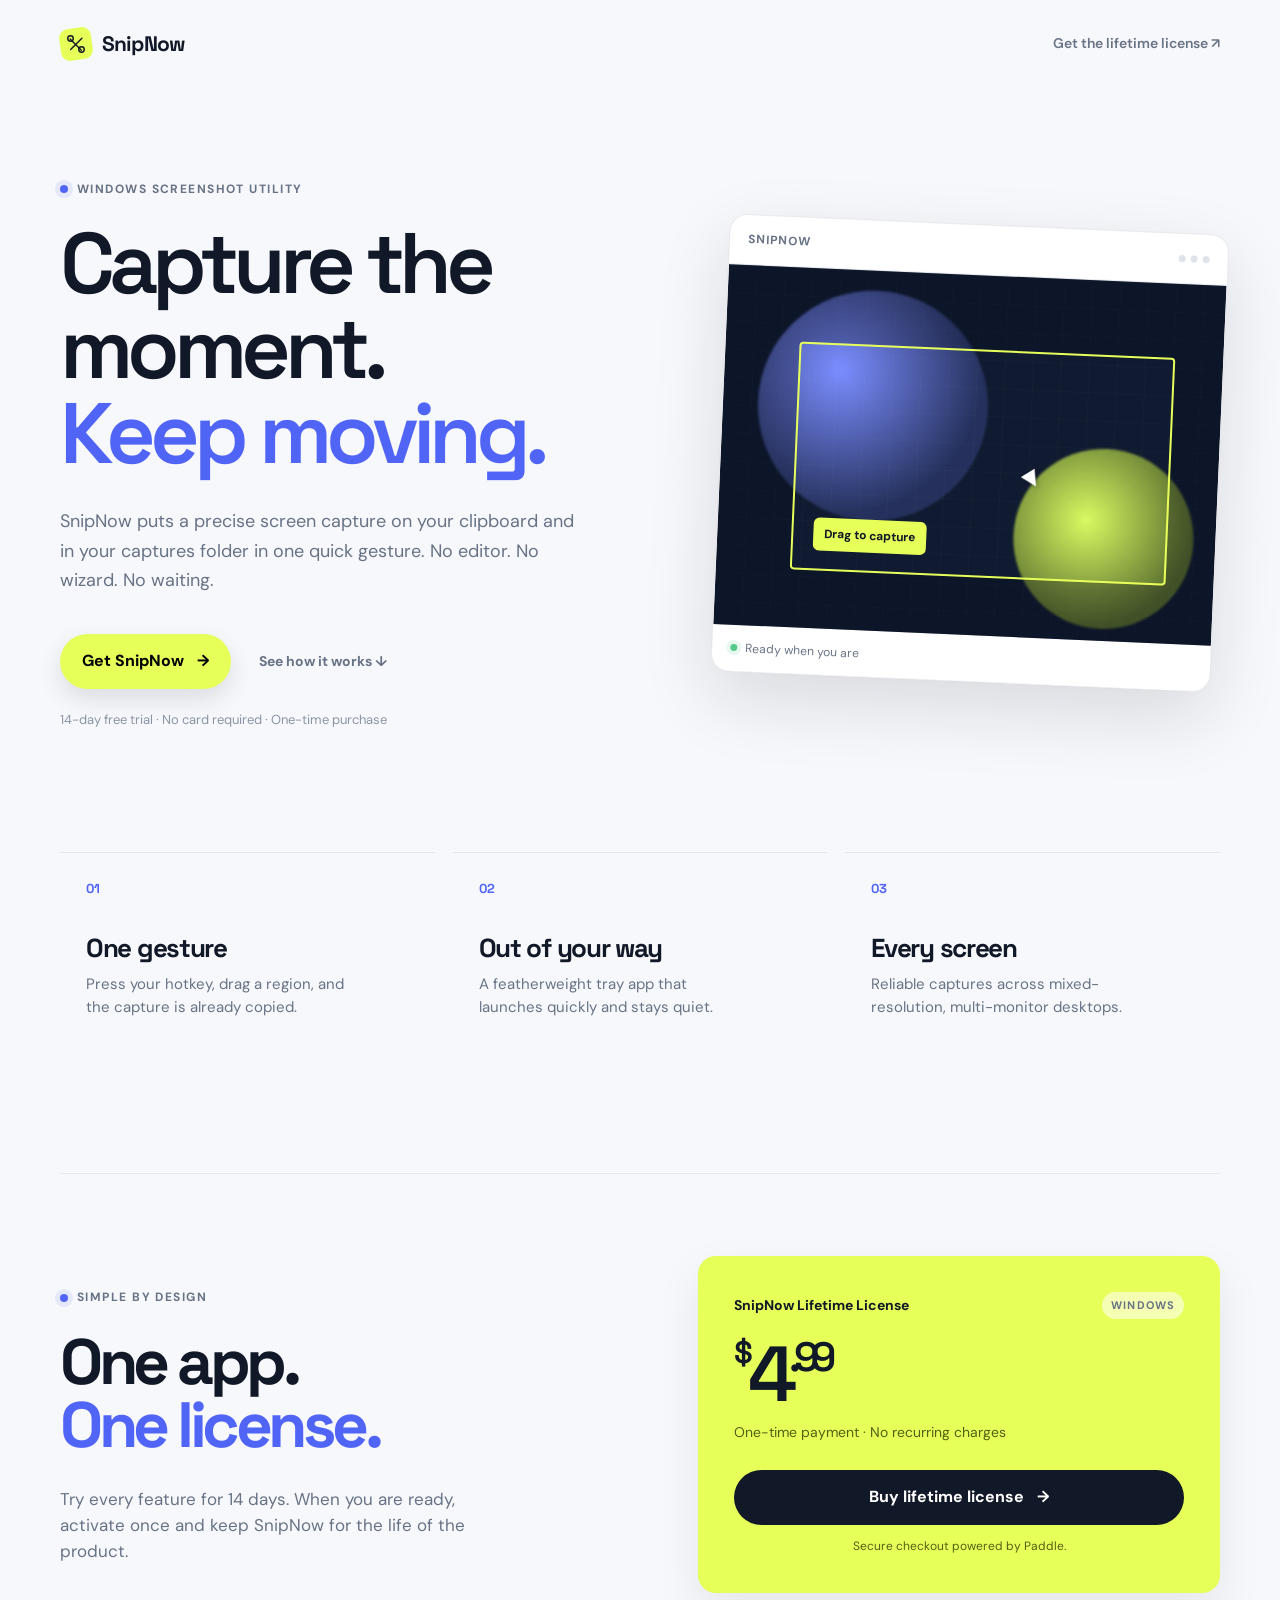
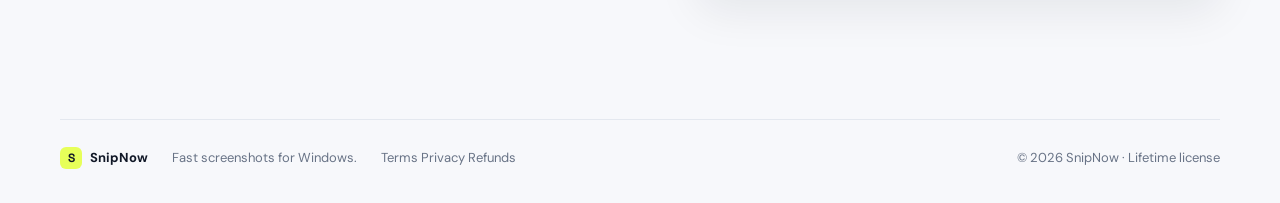
<file: index.html>
<!doctype html>
<html lang="en">
  <head>
    <meta charset="utf-8" />
    <meta name="viewport" content="width=device-width, initial-scale=1" />
    <meta name="theme-color" content="#111827" />
    <meta
      name="description"
      content="SnipNow is a lightweight Windows screenshot tool for instant, distraction-free captures."
    />
    <title>SnipNow — Fast screenshots for Windows</title>
    <link rel="preconnect" href="https://fonts.googleapis.com" />
    <link rel="preconnect" href="https://fonts.gstatic.com" crossorigin />
    <link
      href="https://fonts.googleapis.com/css2?family=DM+Sans:wght@400;500;600;700&family=Space+Grotesk:wght@500;600;700&display=swap"
      rel="stylesheet"
    />
    <link rel="stylesheet" href="styles.css" />
    <script src="https://cdn.paddle.com/paddle/v2/paddle.js"></script>
    <script src="script.js" defer></script>
  </head>
  <body>
    <header class="site-header">
      <a class="brand" href="#top" aria-label="SnipNow home">
        <span class="brand-mark" aria-hidden="true">
          <svg viewBox="0 0 28 28" role="img">
            <path d="M6.5 7.5 20.8 21.8M21.5 6.8 7.2 21.1" />
            <circle cx="7" cy="7" r="3.5" />
            <circle cx="21" cy="21" r="3.5" />
          </svg>
        </span>
        <span>SnipNow</span>
      </a>
      <a class="header-link" href="#license">Get the lifetime license <span aria-hidden="true">↗</span></a>
    </header>

    <main id="top">
      <section class="hero shell">
        <div class="hero-copy">
          <p class="eyebrow"><span class="eyebrow-dot"></span> Windows screenshot utility</p>
          <h1>Capture the moment.<br /><em>Keep moving.</em></h1>
          <p class="hero-text">
            SnipNow puts a precise screen capture on your clipboard and in your captures folder in one quick gesture.
            No editor. No wizard. No waiting.
          </p>
          <div class="hero-actions">
            <button class="button button-primary" data-buy-button type="button">
              Get SnipNow <span aria-hidden="true">→</span>
            </button>
            <a class="text-link" href="#details">See how it works <span aria-hidden="true">↓</span></a>
          </div>
          <p class="hero-note">14-day free trial · No card required · One-time purchase</p>
        </div>

        <div class="capture-card" aria-label="SnipNow capture preview">
          <div class="capture-window-bar">
            <span class="window-label">SnipNow</span>
            <span class="window-dots"><i></i><i></i><i></i></span>
          </div>
          <div class="capture-scene">
            <div class="scene-grid"></div>
            <div class="selection-box"><span>Drag to capture</span></div>
            <div class="cursor" aria-hidden="true"></div>
          </div>
          <div class="capture-status"><span class="status-light"></span> Ready when you are</div>
        </div>
      </section>

      <section class="feature-strip shell" id="details" aria-label="SnipNow highlights">
        <article class="feature-card">
          <span class="feature-index">01</span>
          <h2>One gesture</h2>
          <p>Press your hotkey, drag a region, and the capture is already copied.</p>
        </article>
        <article class="feature-card">
          <span class="feature-index">02</span>
          <h2>Out of your way</h2>
          <p>A featherweight tray app that launches quickly and stays quiet.</p>
        </article>
        <article class="feature-card">
          <span class="feature-index">03</span>
          <h2>Every screen</h2>
          <p>Reliable captures across mixed-resolution, multi-monitor desktops.</p>
        </article>
      </section>

      <section class="license-section shell" id="license">
        <div class="license-intro">
          <p class="eyebrow"><span class="eyebrow-dot"></span> Simple by design</p>
          <h2>One app.<br /><span>One license.</span></h2>
          <p>
            Try every feature for 14 days. When you are ready, activate once and keep SnipNow for the life of the
            product.
          </p>
        </div>
        <div class="price-card">
          <div class="price-card-top">
            <span class="price-label">SnipNow Lifetime License</span>
            <span class="price-badge">Windows</span>
          </div>
          <div class="price"><span class="currency">$</span>4<span class="cents">.99</span></div>
          <p class="price-subtitle">One-time payment · No recurring charges</p>
          <button class="button button-dark" data-buy-button type="button">Buy lifetime license <span aria-hidden="true">→</span></button>
          <p class="checkout-note" data-checkout-status aria-live="polite">Secure checkout powered by Paddle.</p>
        </div>
      </section>
    </main>

    <footer class="site-footer shell">
      <div class="footer-brand"><span class="footer-mark">S</span> SnipNow</div>
      <p>Fast screenshots for Windows.</p>
      <nav class="footer-links" aria-label="Legal">
        <a href="terms.html">Terms</a>
        <a href="privacy.html">Privacy</a>
        <a href="refund.html">Refunds</a>
      </nav>
      <p class="footer-meta">© 2026 SnipNow · Lifetime license</p>
    </footer>
  </body>
</html>
</file>
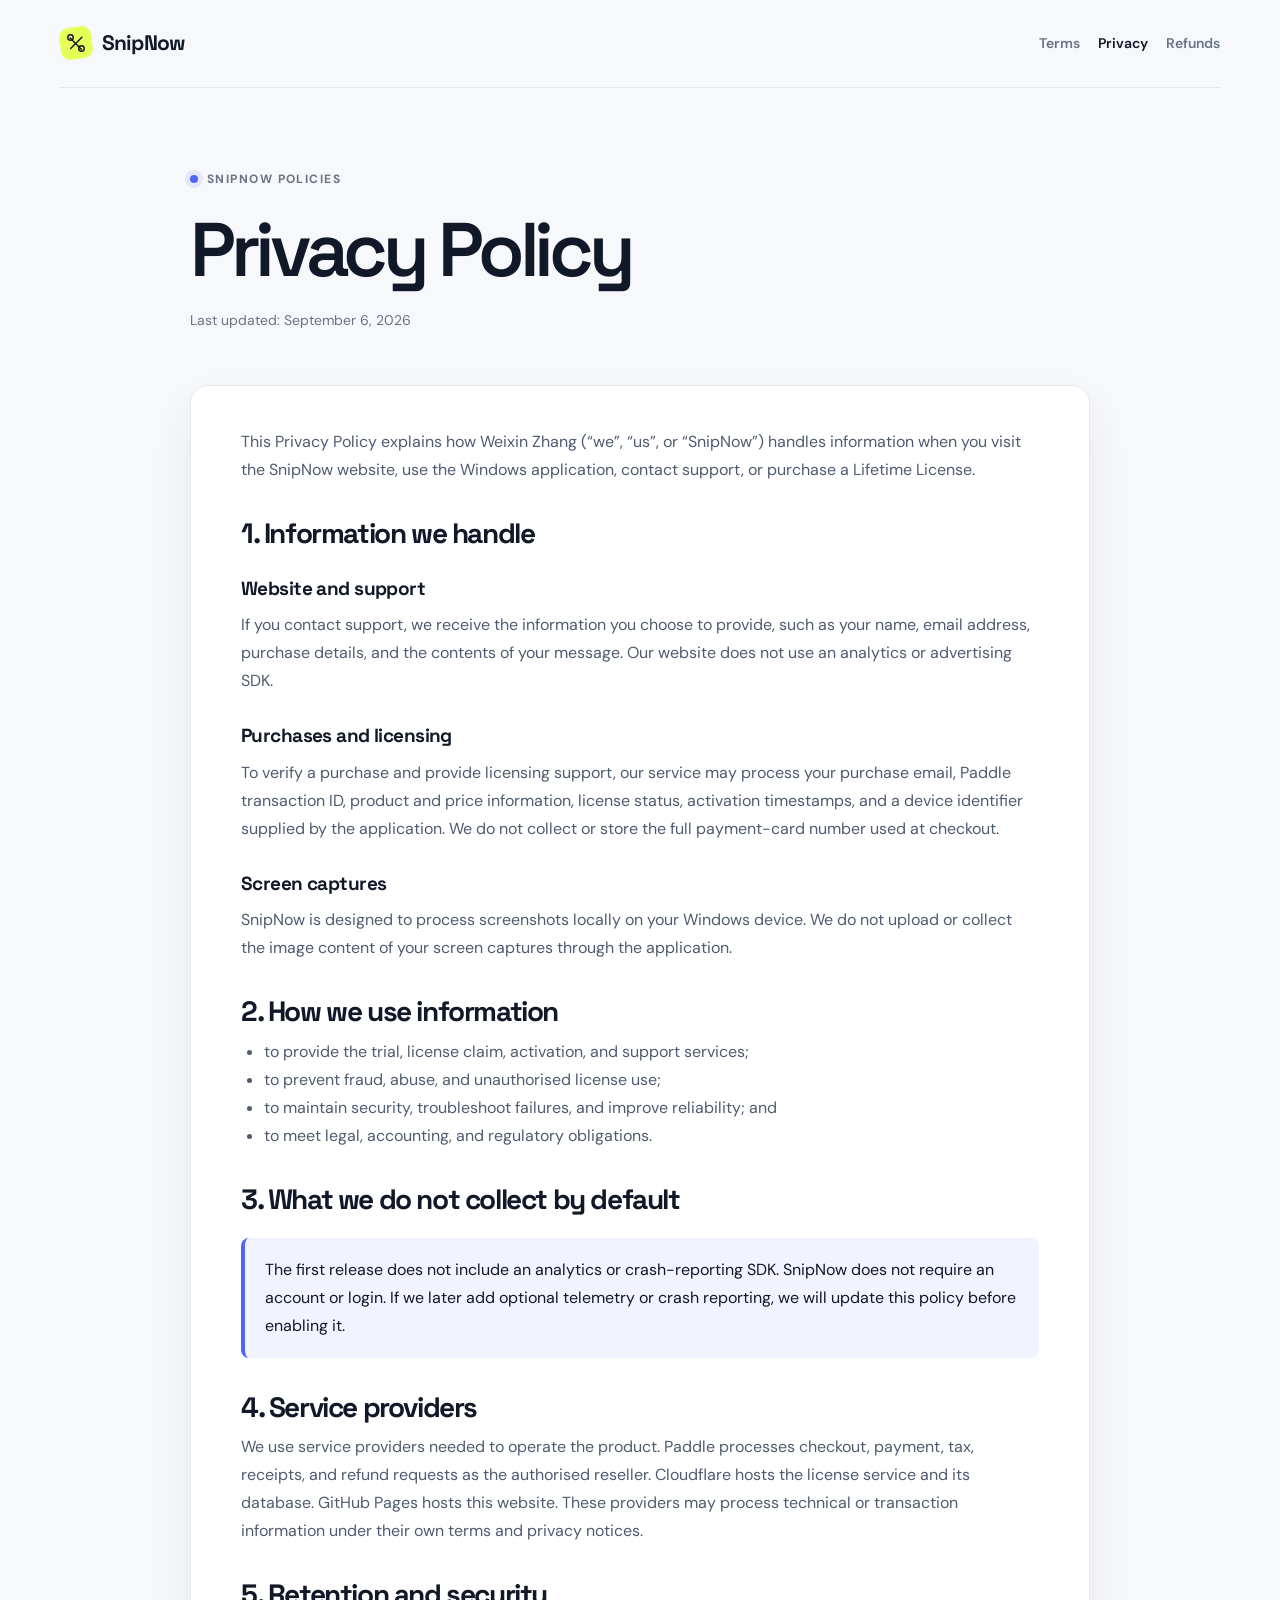
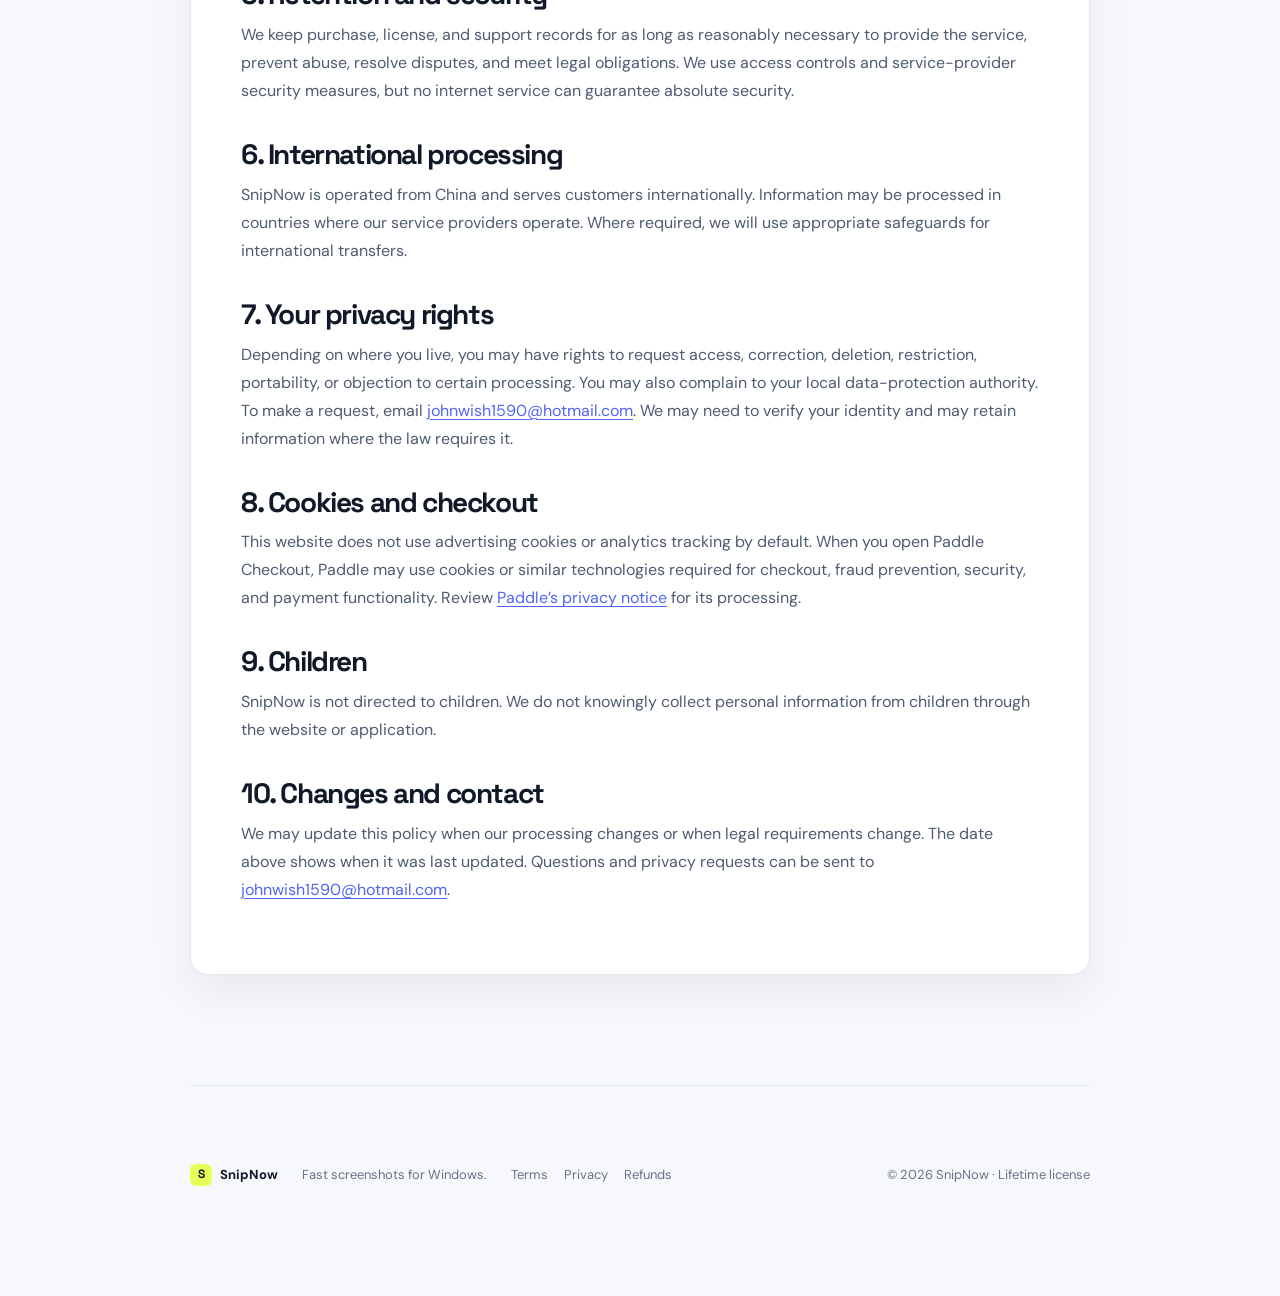
<file: privacy.html>
<!doctype html>
<html lang="en">
  <head>
    <meta charset="utf-8" />
    <meta name="viewport" content="width=device-width, initial-scale=1" />
    <meta name="theme-color" content="#111827" />
    <meta name="description" content="Privacy Policy for SnipNow, a Windows screenshot utility." />
    <title>Privacy Policy — SnipNow</title>
    <link rel="preconnect" href="https://fonts.googleapis.com" />
    <link rel="preconnect" href="https://fonts.gstatic.com" crossorigin />
    <link href="https://fonts.googleapis.com/css2?family=DM+Sans:wght@400;500;600;700&family=Space+Grotesk:wght@500;600;700&display=swap" rel="stylesheet" />
    <link rel="stylesheet" href="styles.css" />
    <link rel="stylesheet" href="legal.css" />
  </head>
  <body class="legal-page">
    <header class="site-header legal-header">
      <a class="brand" href="index.html" aria-label="SnipNow home">
        <span class="brand-mark" aria-hidden="true">
          <svg viewBox="0 0 28 28" role="img"><path d="M6.5 7.5 20.8 21.8M21.5 6.8 7.2 21.1" /><circle cx="7" cy="7" r="3.5" /><circle cx="21" cy="21" r="3.5" /></svg>
        </span>
        <span>SnipNow</span>
      </a>
      <nav class="legal-nav" aria-label="Policy pages">
        <a href="terms.html">Terms</a>
        <a href="privacy.html" aria-current="page">Privacy</a>
        <a href="refund.html">Refunds</a>
      </nav>
    </header>

    <main class="legal-shell">
      <div class="legal-intro">
        <p class="eyebrow"><span class="eyebrow-dot"></span> SnipNow policies</p>
        <h1>Privacy Policy</h1>
        <p class="legal-updated">Last updated: September 6, 2026</p>
      </div>

      <article class="legal-content">
        <p>This Privacy Policy explains how Weixin Zhang (“we”, “us”, or “SnipNow”) handles information when you visit the SnipNow website, use the Windows application, contact support, or purchase a Lifetime License.</p>

        <h2>1. Information we handle</h2>
        <h3>Website and support</h3>
        <p>If you contact support, we receive the information you choose to provide, such as your name, email address, purchase details, and the contents of your message. Our website does not use an analytics or advertising SDK.</p>

        <h3>Purchases and licensing</h3>
        <p>To verify a purchase and provide licensing support, our service may process your purchase email, Paddle transaction ID, product and price information, license status, activation timestamps, and a device identifier supplied by the application. We do not collect or store the full payment-card number used at checkout.</p>

        <h3>Screen captures</h3>
        <p>SnipNow is designed to process screenshots locally on your Windows device. We do not upload or collect the image content of your screen captures through the application.</p>

        <h2>2. How we use information</h2>
        <ul>
          <li>to provide the trial, license claim, activation, and support services;</li>
          <li>to prevent fraud, abuse, and unauthorised license use;</li>
          <li>to maintain security, troubleshoot failures, and improve reliability; and</li>
          <li>to meet legal, accounting, and regulatory obligations.</li>
        </ul>

        <h2>3. What we do not collect by default</h2>
        <div class="legal-callout">
          <p>The first release does not include an analytics or crash-reporting SDK. SnipNow does not require an account or login. If we later add optional telemetry or crash reporting, we will update this policy before enabling it.</p>
        </div>

        <h2>4. Service providers</h2>
        <p>We use service providers needed to operate the product. Paddle processes checkout, payment, tax, receipts, and refund requests as the authorised reseller. Cloudflare hosts the license service and its database. GitHub Pages hosts this website. These providers may process technical or transaction information under their own terms and privacy notices.</p>

        <h2>5. Retention and security</h2>
        <p>We keep purchase, license, and support records for as long as reasonably necessary to provide the service, prevent abuse, resolve disputes, and meet legal obligations. We use access controls and service-provider security measures, but no internet service can guarantee absolute security.</p>

        <h2>6. International processing</h2>
        <p>SnipNow is operated from China and serves customers internationally. Information may be processed in countries where our service providers operate. Where required, we will use appropriate safeguards for international transfers.</p>

        <h2>7. Your privacy rights</h2>
        <p>Depending on where you live, you may have rights to request access, correction, deletion, restriction, portability, or objection to certain processing. You may also complain to your local data-protection authority. To make a request, email <a href="mailto:johnwish1590@hotmail.com">johnwish1590@hotmail.com</a>. We may need to verify your identity and may retain information where the law requires it.</p>

        <h2>8. Cookies and checkout</h2>
        <p>This website does not use advertising cookies or analytics tracking by default. When you open Paddle Checkout, Paddle may use cookies or similar technologies required for checkout, fraud prevention, security, and payment functionality. Review <a href="https://www.paddle.com/legal/privacy">Paddle’s privacy notice</a> for its processing.</p>

        <h2>9. Children</h2>
        <p>SnipNow is not directed to children. We do not knowingly collect personal information from children through the website or application.</p>

        <h2>10. Changes and contact</h2>
        <p>We may update this policy when our processing changes or when legal requirements change. The date above shows when it was last updated. Questions and privacy requests can be sent to <a href="mailto:johnwish1590@hotmail.com">johnwish1590@hotmail.com</a>.</p>
      </article>
    </main>

    <footer class="site-footer legal-footer legal-shell">
      <div class="footer-brand"><span class="footer-mark">S</span> SnipNow</div>
      <p>Fast screenshots for Windows.</p>
      <nav class="footer-links" aria-label="Legal">
        <a href="terms.html">Terms</a>
        <a href="privacy.html" aria-current="page">Privacy</a>
        <a href="refund.html">Refunds</a>
      </nav>
      <p class="footer-meta">© 2026 SnipNow · Lifetime license</p>
    </footer>
  </body>
</html>
</file>
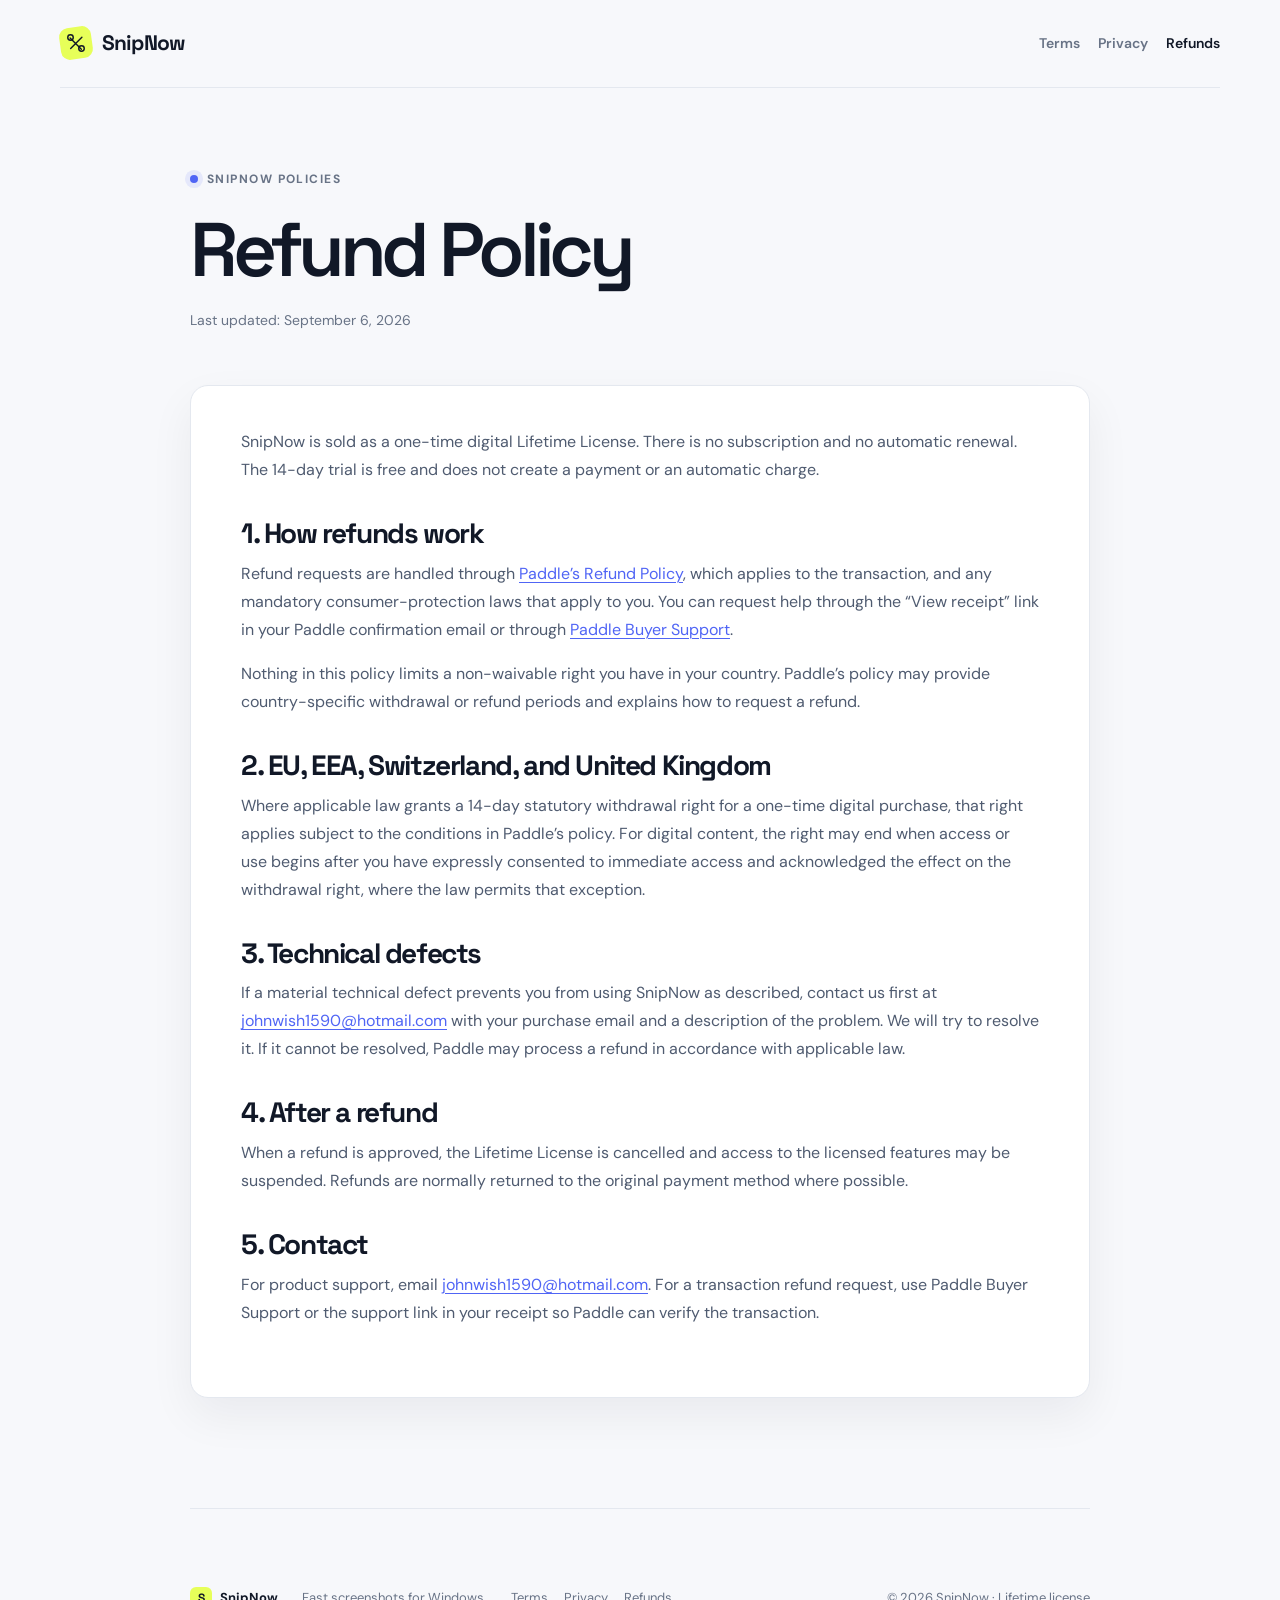
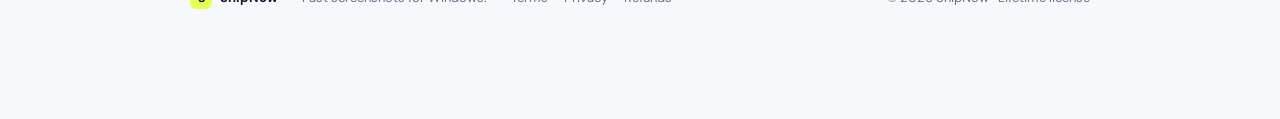
<file: refund.html>
<!doctype html>
<html lang="en">
  <head>
    <meta charset="utf-8" />
    <meta name="viewport" content="width=device-width, initial-scale=1" />
    <meta name="theme-color" content="#111827" />
    <meta name="description" content="Refund Policy for SnipNow Lifetime Licenses." />
    <title>Refund Policy — SnipNow</title>
    <link rel="preconnect" href="https://fonts.googleapis.com" />
    <link rel="preconnect" href="https://fonts.gstatic.com" crossorigin />
    <link href="https://fonts.googleapis.com/css2?family=DM+Sans:wght@400;500;600;700&family=Space+Grotesk:wght@500;600;700&display=swap" rel="stylesheet" />
    <link rel="stylesheet" href="styles.css" />
    <link rel="stylesheet" href="legal.css" />
  </head>
  <body class="legal-page">
    <header class="site-header legal-header">
      <a class="brand" href="index.html" aria-label="SnipNow home">
        <span class="brand-mark" aria-hidden="true">
          <svg viewBox="0 0 28 28" role="img"><path d="M6.5 7.5 20.8 21.8M21.5 6.8 7.2 21.1" /><circle cx="7" cy="7" r="3.5" /><circle cx="21" cy="21" r="3.5" /></svg>
        </span>
        <span>SnipNow</span>
      </a>
      <nav class="legal-nav" aria-label="Policy pages">
        <a href="terms.html">Terms</a>
        <a href="privacy.html">Privacy</a>
        <a href="refund.html" aria-current="page">Refunds</a>
      </nav>
    </header>

    <main class="legal-shell">
      <div class="legal-intro">
        <p class="eyebrow"><span class="eyebrow-dot"></span> SnipNow policies</p>
        <h1>Refund Policy</h1>
        <p class="legal-updated">Last updated: September 6, 2026</p>
      </div>

      <article class="legal-content">
        <p>SnipNow is sold as a one-time digital Lifetime License. There is no subscription and no automatic renewal. The 14-day trial is free and does not create a payment or an automatic charge.</p>

        <h2>1. How refunds work</h2>
        <p>Refund requests are handled through <a href="https://www.paddle.com/legal/refund-policy">Paddle’s Refund Policy</a>, which applies to the transaction, and any mandatory consumer-protection laws that apply to you. You can request help through the “View receipt” link in your Paddle confirmation email or through <a href="https://paddle.net/">Paddle Buyer Support</a>.</p>
        <p>Nothing in this policy limits a non-waivable right you have in your country. Paddle’s policy may provide country-specific withdrawal or refund periods and explains how to request a refund.</p>

        <h2>2. EU, EEA, Switzerland, and United Kingdom</h2>
        <p>Where applicable law grants a 14-day statutory withdrawal right for a one-time digital purchase, that right applies subject to the conditions in Paddle’s policy. For digital content, the right may end when access or use begins after you have expressly consented to immediate access and acknowledged the effect on the withdrawal right, where the law permits that exception.</p>

        <h2>3. Technical defects</h2>
        <p>If a material technical defect prevents you from using SnipNow as described, contact us first at <a href="mailto:johnwish1590@hotmail.com">johnwish1590@hotmail.com</a> with your purchase email and a description of the problem. We will try to resolve it. If it cannot be resolved, Paddle may process a refund in accordance with applicable law.</p>

        <h2>4. After a refund</h2>
        <p>When a refund is approved, the Lifetime License is cancelled and access to the licensed features may be suspended. Refunds are normally returned to the original payment method where possible.</p>

        <h2>5. Contact</h2>
        <p>For product support, email <a href="mailto:johnwish1590@hotmail.com">johnwish1590@hotmail.com</a>. For a transaction refund request, use Paddle Buyer Support or the support link in your receipt so Paddle can verify the transaction.</p>
      </article>
    </main>

    <footer class="site-footer legal-footer legal-shell">
      <div class="footer-brand"><span class="footer-mark">S</span> SnipNow</div>
      <p>Fast screenshots for Windows.</p>
      <nav class="footer-links" aria-label="Legal">
        <a href="terms.html">Terms</a>
        <a href="privacy.html">Privacy</a>
        <a href="refund.html" aria-current="page">Refunds</a>
      </nav>
      <p class="footer-meta">© 2026 SnipNow · Lifetime license</p>
    </footer>
  </body>
</html>
</file>
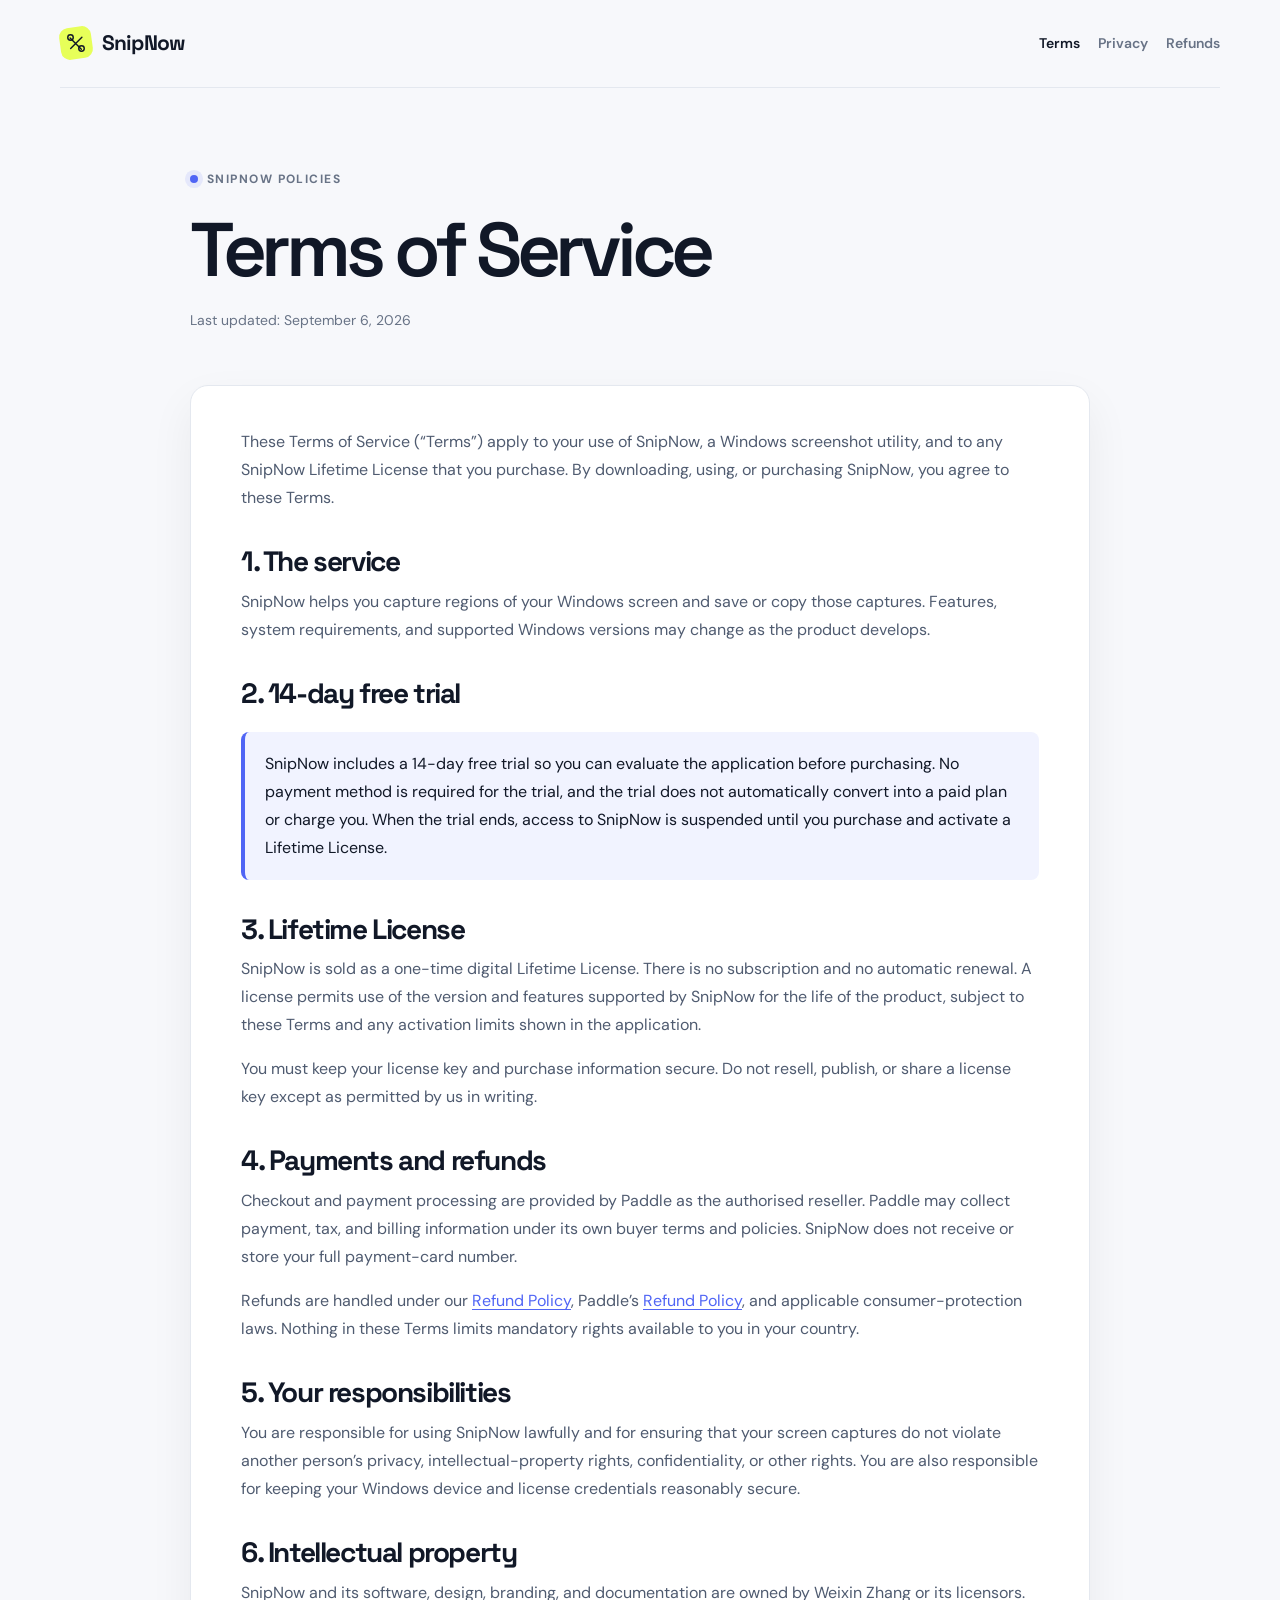
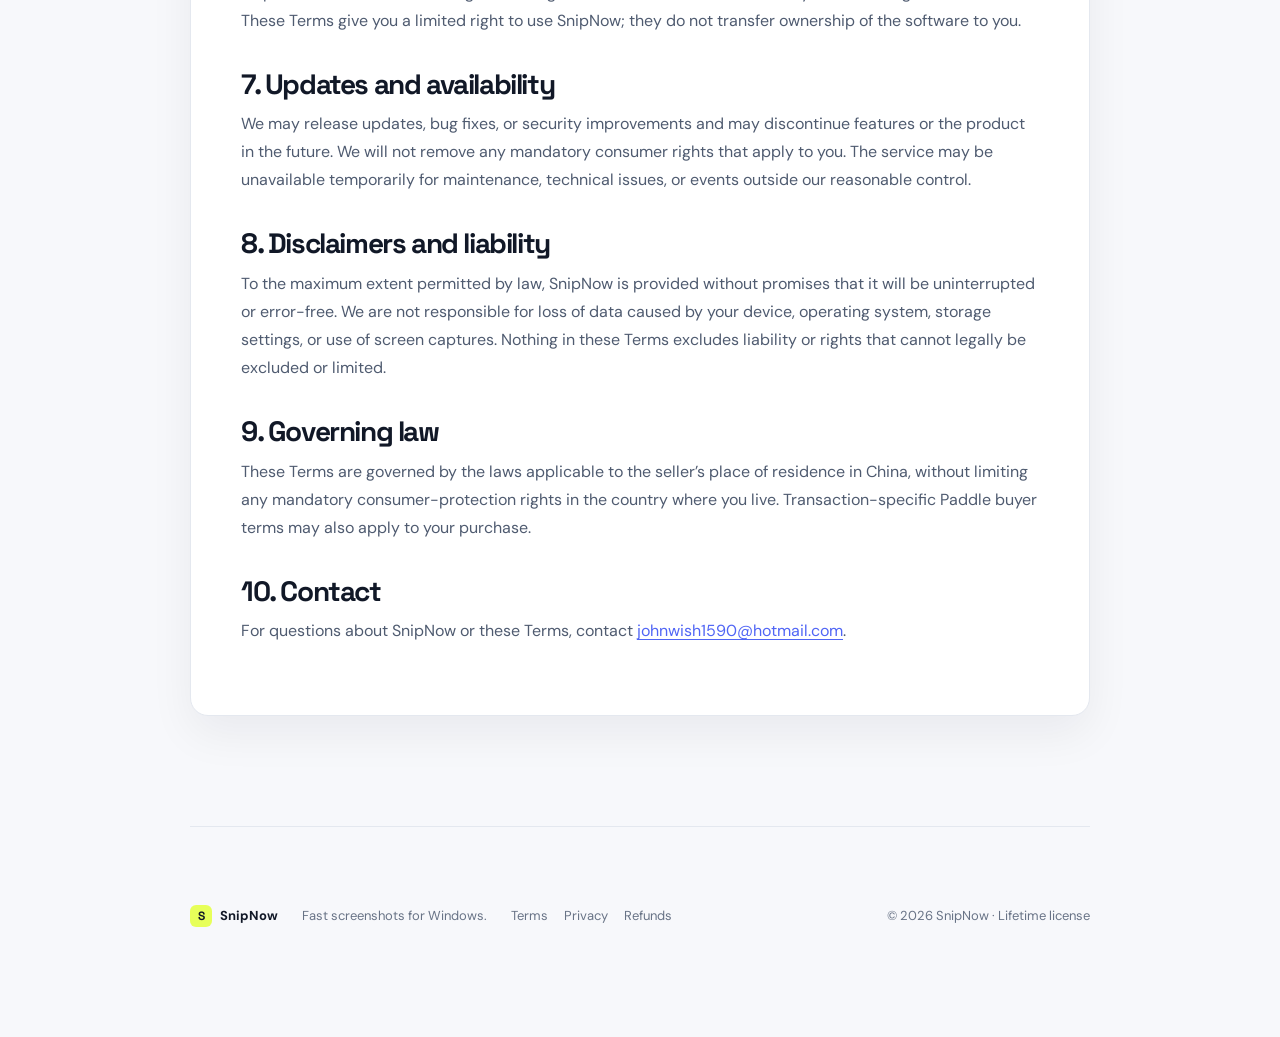
<file: terms.html>
<!doctype html>
<html lang="en">
  <head>
    <meta charset="utf-8" />
    <meta name="viewport" content="width=device-width, initial-scale=1" />
    <meta name="theme-color" content="#111827" />
    <meta name="description" content="Terms of Service for SnipNow, a Windows screenshot utility." />
    <title>Terms of Service — SnipNow</title>
    <link rel="preconnect" href="https://fonts.googleapis.com" />
    <link rel="preconnect" href="https://fonts.gstatic.com" crossorigin />
    <link href="https://fonts.googleapis.com/css2?family=DM+Sans:wght@400;500;600;700&family=Space+Grotesk:wght@500;600;700&display=swap" rel="stylesheet" />
    <link rel="stylesheet" href="styles.css" />
    <link rel="stylesheet" href="legal.css" />
  </head>
  <body class="legal-page">
    <header class="site-header legal-header">
      <a class="brand" href="index.html" aria-label="SnipNow home">
        <span class="brand-mark" aria-hidden="true">
          <svg viewBox="0 0 28 28" role="img"><path d="M6.5 7.5 20.8 21.8M21.5 6.8 7.2 21.1" /><circle cx="7" cy="7" r="3.5" /><circle cx="21" cy="21" r="3.5" /></svg>
        </span>
        <span>SnipNow</span>
      </a>
      <nav class="legal-nav" aria-label="Policy pages">
        <a href="terms.html" aria-current="page">Terms</a>
        <a href="privacy.html">Privacy</a>
        <a href="refund.html">Refunds</a>
      </nav>
    </header>

    <main class="legal-shell">
      <div class="legal-intro">
        <p class="eyebrow"><span class="eyebrow-dot"></span> SnipNow policies</p>
        <h1>Terms of Service</h1>
        <p class="legal-updated">Last updated: September 6, 2026</p>
      </div>

      <article class="legal-content">
        <p>These Terms of Service (“Terms”) apply to your use of SnipNow, a Windows screenshot utility, and to any SnipNow Lifetime License that you purchase. By downloading, using, or purchasing SnipNow, you agree to these Terms.</p>

        <h2>1. The service</h2>
        <p>SnipNow helps you capture regions of your Windows screen and save or copy those captures. Features, system requirements, and supported Windows versions may change as the product develops.</p>

        <h2>2. 14-day free trial</h2>
        <div class="legal-callout">
          <p>SnipNow includes a 14-day free trial so you can evaluate the application before purchasing. No payment method is required for the trial, and the trial does not automatically convert into a paid plan or charge you. When the trial ends, access to SnipNow is suspended until you purchase and activate a Lifetime License.</p>
        </div>

        <h2>3. Lifetime License</h2>
        <p>SnipNow is sold as a one-time digital Lifetime License. There is no subscription and no automatic renewal. A license permits use of the version and features supported by SnipNow for the life of the product, subject to these Terms and any activation limits shown in the application.</p>
        <p>You must keep your license key and purchase information secure. Do not resell, publish, or share a license key except as permitted by us in writing.</p>

        <h2>4. Payments and refunds</h2>
        <p>Checkout and payment processing are provided by Paddle as the authorised reseller. Paddle may collect payment, tax, and billing information under its own buyer terms and policies. SnipNow does not receive or store your full payment-card number.</p>
        <p>Refunds are handled under our <a href="refund.html">Refund Policy</a>, Paddle’s <a href="https://www.paddle.com/legal/refund-policy">Refund Policy</a>, and applicable consumer-protection laws. Nothing in these Terms limits mandatory rights available to you in your country.</p>

        <h2>5. Your responsibilities</h2>
        <p>You are responsible for using SnipNow lawfully and for ensuring that your screen captures do not violate another person’s privacy, intellectual-property rights, confidentiality, or other rights. You are also responsible for keeping your Windows device and license credentials reasonably secure.</p>

        <h2>6. Intellectual property</h2>
        <p>SnipNow and its software, design, branding, and documentation are owned by Weixin Zhang or its licensors. These Terms give you a limited right to use SnipNow; they do not transfer ownership of the software to you.</p>

        <h2>7. Updates and availability</h2>
        <p>We may release updates, bug fixes, or security improvements and may discontinue features or the product in the future. We will not remove any mandatory consumer rights that apply to you. The service may be unavailable temporarily for maintenance, technical issues, or events outside our reasonable control.</p>

        <h2>8. Disclaimers and liability</h2>
        <p>To the maximum extent permitted by law, SnipNow is provided without promises that it will be uninterrupted or error-free. We are not responsible for loss of data caused by your device, operating system, storage settings, or use of screen captures. Nothing in these Terms excludes liability or rights that cannot legally be excluded or limited.</p>

        <h2>9. Governing law</h2>
        <p>These Terms are governed by the laws applicable to the seller’s place of residence in China, without limiting any mandatory consumer-protection rights in the country where you live. Transaction-specific Paddle buyer terms may also apply to your purchase.</p>

        <h2>10. Contact</h2>
        <p>For questions about SnipNow or these Terms, contact <a href="mailto:johnwish1590@hotmail.com">johnwish1590@hotmail.com</a>.</p>
      </article>
    </main>

    <footer class="site-footer legal-footer legal-shell">
      <div class="footer-brand"><span class="footer-mark">S</span> SnipNow</div>
      <p>Fast screenshots for Windows.</p>
      <nav class="footer-links" aria-label="Legal">
        <a href="terms.html" aria-current="page">Terms</a>
        <a href="privacy.html">Privacy</a>
        <a href="refund.html">Refunds</a>
      </nav>
      <p class="footer-meta">© 2026 SnipNow · Lifetime license</p>
    </footer>
  </body>
</html>
</file>
<file: styles.css>
:root {
  --ink: #111827;
  --muted: #687386;
  --paper: #f7f8fb;
  --white: #ffffff;
  --line: #e4e8ef;
  --accent: #e7ff59;
  --accent-strong: #c9e83a;
  --blue: #5065f5;
  --shadow: 0 26px 70px rgba(17, 24, 39, 0.13);
}

* { box-sizing: border-box; }

html { scroll-behavior: smooth; }

body {
  margin: 0;
  color: var(--ink);
  background: var(--paper);
  font-family: "DM Sans", system-ui, sans-serif;
  font-size: 16px;
  line-height: 1.55;
}

a { color: inherit; text-decoration: none; }

button { font: inherit; }

.shell { width: min(1160px, calc(100% - 48px)); margin-inline: auto; }

.site-header {
  width: min(1160px, calc(100% - 48px));
  margin: 0 auto;
  min-height: 88px;
  display: flex;
  align-items: center;
  justify-content: space-between;
}

.brand { display: inline-flex; align-items: center; gap: 10px; font-family: "Space Grotesk", sans-serif; font-size: 21px; font-weight: 700; letter-spacing: -0.04em; }

.brand-mark { width: 32px; height: 32px; display: grid; place-items: center; border-radius: 9px; color: var(--ink); background: var(--accent); transform: rotate(-8deg); }
.brand-mark svg { width: 22px; height: 22px; fill: none; stroke: currentColor; stroke-linecap: round; stroke-width: 1.8; transform: rotate(8deg); }

.header-link { color: var(--muted); font-size: 14px; font-weight: 600; transition: color 160ms ease; }
.header-link:hover, .text-link:hover { color: var(--ink); }

.hero { display: grid; grid-template-columns: minmax(0, 1fr) minmax(360px, 0.88fr); gap: 8%; align-items: center; padding: 88px 0 122px; }

.eyebrow { display: inline-flex; align-items: center; gap: 9px; margin: 0 0 24px; color: var(--muted); font-size: 12px; font-weight: 700; letter-spacing: 0.12em; text-transform: uppercase; }
.eyebrow-dot { width: 8px; height: 8px; border-radius: 50%; background: var(--blue); box-shadow: 0 0 0 5px rgba(80, 101, 245, 0.11); }

h1, h2 { margin: 0; font-family: "Space Grotesk", sans-serif; letter-spacing: -0.07em; line-height: 0.99; }
h1 { max-width: 690px; font-size: clamp(50px, 6.7vw, 86px); font-weight: 600; }
h1 em { color: var(--blue); font-style: normal; }

.hero-text { max-width: 520px; margin: 30px 0 0; color: var(--muted); font-size: 18px; line-height: 1.65; }
.hero-actions { display: flex; align-items: center; gap: 28px; margin-top: 38px; }

.button { border: 0; border-radius: 999px; cursor: pointer; display: inline-flex; align-items: center; justify-content: center; gap: 13px; padding: 15px 22px; font-weight: 700; transition: transform 160ms ease, background 160ms ease, box-shadow 160ms ease; }
.button:hover { transform: translateY(-2px); }
.button:focus-visible, a:focus-visible { outline: 3px solid var(--blue); outline-offset: 4px; }
.button-primary { background: var(--accent); box-shadow: 0 10px 24px rgba(17, 24, 39, 0.12); }
.button-primary:hover { background: var(--accent-strong); }
.button-dark { width: 100%; color: var(--white); background: var(--ink); }
.button-dark:hover { background: #273248; box-shadow: 0 12px 25px rgba(17, 24, 39, 0.2); }
.text-link { color: var(--muted); font-size: 14px; font-weight: 700; }
.hero-note { margin: 21px 0 0; color: #8c95a5; font-size: 13px; }

.capture-card { overflow: hidden; border: 1px solid rgba(17, 24, 39, 0.08); border-radius: 18px; background: var(--white); box-shadow: var(--shadow); transform: rotate(2.5deg); }
.capture-window-bar { display: flex; align-items: center; justify-content: space-between; padding: 15px 18px; border-bottom: 1px solid var(--line); }
.window-label { color: var(--muted); font-size: 12px; font-weight: 700; letter-spacing: 0.08em; text-transform: uppercase; }
.window-dots { display: flex; gap: 5px; }
.window-dots i { width: 7px; height: 7px; border-radius: 50%; background: #dfe4eb; }
.capture-scene { position: relative; height: 360px; overflow: hidden; background: #101a30; }
.scene-grid { position: absolute; inset: 0; opacity: 0.32; background-image: linear-gradient(rgba(255,255,255,.08) 1px, transparent 1px), linear-gradient(90deg, rgba(255,255,255,.08) 1px, transparent 1px); background-size: 28px 28px; }
.capture-scene::before, .capture-scene::after { content: ""; position: absolute; border-radius: 50%; filter: blur(1px); }
.capture-scene::before { width: 230px; height: 230px; top: 20px; left: 35px; background: radial-gradient(circle at 35% 35%, #7b8dff, #25315c 68%); }
.capture-scene::after { width: 180px; height: 180px; right: 22px; bottom: 12px; background: radial-gradient(circle at 40% 40%, #d8fa62, #596d2d 70%); }
.selection-box { position: absolute; z-index: 1; inset: 74px 48px 58px 74px; display: flex; align-items: flex-end; padding: 0 0 18px 20px; border: 2px solid var(--accent); border-radius: 4px; box-shadow: 0 0 0 999px rgba(4, 9, 22, 0.28); }
.selection-box span { padding: 7px 11px; border-radius: 6px; color: var(--ink); background: var(--accent); font-size: 12px; font-weight: 700; }
.cursor { position: absolute; z-index: 2; top: 54%; left: 61%; width: 0; height: 0; border-top: 16px solid white; border-right: 8px solid transparent; border-left: 8px solid transparent; transform: rotate(-34deg); filter: drop-shadow(0 2px 2px rgba(0,0,0,.3)); }
.capture-status { display: flex; align-items: center; gap: 8px; padding: 14px 18px; color: var(--muted); font-size: 12px; }
.status-light { width: 7px; height: 7px; border-radius: 50%; background: #57c98a; box-shadow: 0 0 0 4px rgba(87, 201, 138, 0.14); }

.feature-strip { display: grid; grid-template-columns: repeat(3, 1fr); gap: 18px; padding-bottom: 126px; }
.feature-card { padding: 26px 26px 28px; border-top: 1px solid var(--line); }
.feature-index { display: block; margin-bottom: 37px; color: var(--blue); font-family: "Space Grotesk", sans-serif; font-size: 13px; font-weight: 700; }
.feature-card h2 { font-size: 26px; letter-spacing: -0.05em; }
.feature-card p { max-width: 270px; margin: 11px 0 0; color: var(--muted); font-size: 15px; }

.license-section { display: grid; grid-template-columns: 1fr 1fr; gap: 10%; align-items: center; padding: 82px 0 126px; border-top: 1px solid var(--line); }
.license-intro h2 { font-size: clamp(46px, 5vw, 70px); }
.license-intro h2 span { color: var(--blue); }
.license-intro > p:last-child { max-width: 430px; margin: 28px 0 0; color: var(--muted); font-size: 17px; }
.price-card { padding: 36px; border-radius: 18px; background: var(--accent); box-shadow: 0 18px 45px rgba(17, 24, 39, 0.08); }
.price-card-top { display: flex; justify-content: space-between; gap: 12px; align-items: center; }
.price-label { font-size: 14px; font-weight: 700; }
.price-badge { padding: 5px 9px; border-radius: 999px; color: var(--muted); background: rgba(255,255,255,.55); font-size: 11px; font-weight: 700; text-transform: uppercase; letter-spacing: .1em; }
.price { margin-top: 20px; font-family: "Space Grotesk", sans-serif; font-size: 78px; font-weight: 600; letter-spacing: -0.1em; line-height: .9; }
.currency { margin-right: 3px; font-size: 31px; vertical-align: top; }
.cents { font-size: 41px; vertical-align: top; }
.price-subtitle { margin: 12px 0 27px; color: #536117; font-size: 14px; }
.checkout-note { min-height: 20px; margin: 12px 0 0; color: #536117; font-size: 12px; text-align: center; }

.site-footer { display: flex; align-items: center; gap: 24px; padding: 27px 0 34px; border-top: 1px solid var(--line); color: var(--muted); font-size: 13px; }
.footer-brand { display: inline-flex; align-items: center; gap: 8px; color: var(--ink); font-weight: 700; }
.footer-mark { display: grid; width: 22px; height: 22px; place-items: center; border-radius: 6px; color: var(--ink); background: var(--accent); font-family: "Space Grotesk", sans-serif; font-size: 12px; }
.site-footer p { margin: 0; }
.footer-meta { margin-left: auto !important; }

@media (max-width: 800px) {
  .hero { grid-template-columns: 1fr; gap: 62px; padding: 62px 0 96px; }
  .capture-card { max-width: 560px; width: 94%; justify-self: center; }
  .feature-strip, .license-section { grid-template-columns: 1fr; }
  .feature-strip { padding-bottom: 80px; }
  .license-section { gap: 44px; padding: 67px 0 90px; }
  .price-card { max-width: 560px; }
}

@media (max-width: 520px) {
  .shell, .site-header { width: min(100% - 32px, 1160px); }
  .site-header { min-height: 72px; }
  .header-link { font-size: 12px; }
  .hero { padding-top: 46px; }
  h1 { font-size: 50px; }
  .hero-text { font-size: 16px; }
  .hero-actions { align-items: flex-start; flex-direction: column; gap: 18px; }
  .capture-scene { height: 275px; }
  .selection-box { inset: 52px 29px 42px 48px; }
  .price-card { padding: 26px; }
  .price { font-size: 67px; }
  .site-footer { align-items: flex-start; flex-wrap: wrap; gap: 12px 18px; }
  .footer-meta { width: 100%; margin-left: 0 !important; }
}
</file>
<file: legal.css>
body.legal-page {
  background: var(--paper);
}

.legal-header {
  border-bottom: 1px solid var(--line);
}

.legal-nav {
  display: flex;
  align-items: center;
  gap: 18px;
  color: var(--muted);
  font-size: 14px;
  font-weight: 600;
}

.legal-nav a:hover,
.legal-nav a[aria-current="page"] {
  color: var(--ink);
}

.legal-shell {
  width: min(900px, calc(100% - 48px));
  margin: 0 auto;
  padding: 78px 0 110px;
}

.legal-intro {
  max-width: 720px;
  margin-bottom: 54px;
}

.legal-intro h1 {
  font-size: clamp(48px, 7vw, 76px);
}

.legal-updated {
  margin: 22px 0 0;
  color: var(--muted);
  font-size: 14px;
}

.legal-content {
  padding: 42px 50px 54px;
  border: 1px solid var(--line);
  border-radius: 18px;
  background: var(--white);
  box-shadow: 0 18px 45px rgba(17, 24, 39, 0.06);
}

.legal-content h2 {
  margin: 36px 0 12px;
  font-size: 28px;
  letter-spacing: -0.05em;
}

.legal-content h2:first-child {
  margin-top: 0;
}

.legal-content h3 {
  margin: 26px 0 8px;
  font-family: "Space Grotesk", sans-serif;
  font-size: 19px;
  letter-spacing: -0.03em;
}

.legal-content p,
.legal-content li {
  color: #4f5b70;
  font-size: 16px;
  line-height: 1.75;
}

.legal-content p {
  margin: 0 0 16px;
}

.legal-content ul {
  margin: 10px 0 20px;
  padding-left: 23px;
}

.legal-content a {
  color: var(--blue);
  text-decoration: underline;
  text-decoration-thickness: 1px;
  text-underline-offset: 3px;
}

.legal-callout {
  margin: 24px 0 28px;
  padding: 18px 20px;
  border-left: 4px solid var(--blue);
  border-radius: 8px;
  background: #f1f3ff;
}

.legal-callout p {
  margin: 0;
  color: var(--ink);
}

.legal-footer {
  flex-wrap: wrap;
}

.footer-links {
  display: inline-flex;
  align-items: center;
  gap: 16px;
}

.footer-links a:hover {
  color: var(--ink);
}

@media (max-width: 700px) {
  .legal-nav {
    gap: 11px;
    font-size: 12px;
  }

  .legal-shell {
    padding: 54px 0 80px;
  }

  .legal-content {
    padding: 30px 24px 36px;
  }
}

@media (max-width: 520px) {
  .legal-header {
    align-items: flex-start;
    gap: 16px;
    padding-top: 18px;
    padding-bottom: 18px;
  }

  .legal-nav {
    flex-wrap: wrap;
    justify-content: flex-end;
  }

  .legal-content p,
  .legal-content li {
    font-size: 15px;
  }

  .legal-footer {
    gap: 12px 18px;
  }
}
</file>
